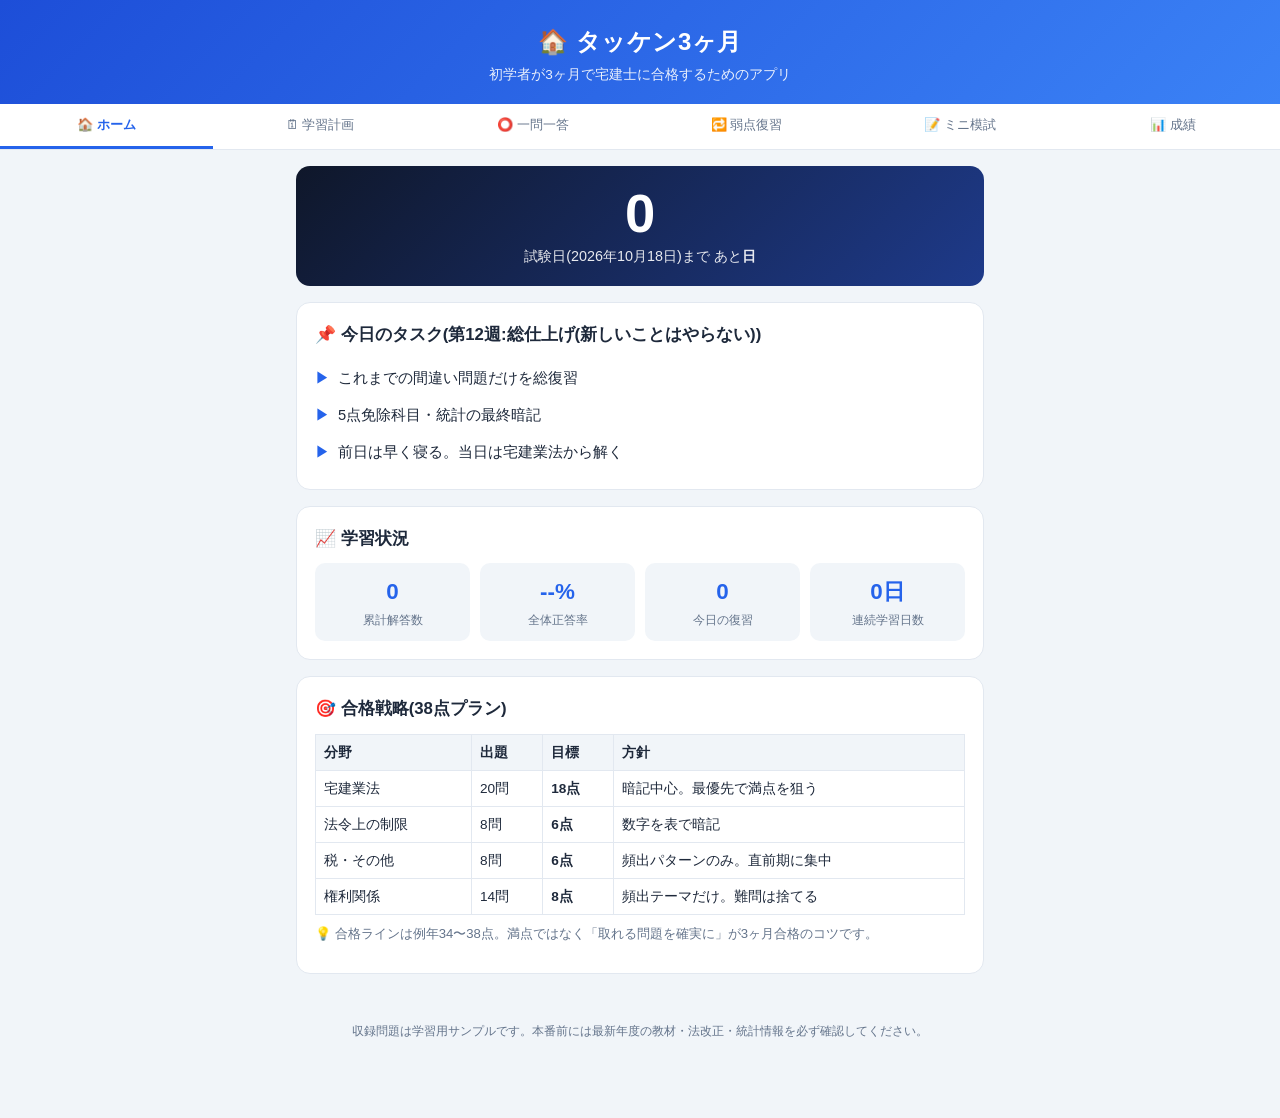
<file: index.html>
<!DOCTYPE html>
<html lang="ja">
<head>
<meta charset="UTF-8">
<meta name="viewport" content="width=device-width, initial-scale=1.0">
<title>タッケン3ヶ月 — 宅建士 合格アプリ</title>
<link rel="stylesheet" href="css/style.css">
</head>
<body>

<header class="app-header">
  <h1>🏠 タッケン3ヶ月</h1>
  <p class="tagline">初学者が3ヶ月で宅建士に合格するためのアプリ</p>
</header>

<nav class="tabs">
  <button class="tab active" data-view="home">🏠 ホーム</button>
  <button class="tab" data-view="plan">🗓 学習計画</button>
  <button class="tab" data-view="quiz">⭕ 一問一答</button>
  <button class="tab" data-view="review">🔁 弱点復習</button>
  <button class="tab" data-view="mock">📝 ミニ模試</button>
  <button class="tab" data-view="stats">📊 成績</button>
</nav>

<main id="main">
  <!-- ========== ホーム ========== -->
  <section id="view-home" class="view active">
    <div class="card countdown-card">
      <div class="countdown-num" id="countdown-days">--</div>
      <div class="countdown-label">試験日(<span id="exam-date-label"></span>)まで あと<b>日</b></div>
    </div>

    <div class="card">
      <h2>📌 今日のタスク(<span id="today-week"></span>)</h2>
      <div id="today-tasks"></div>
    </div>

    <div class="card">
      <h2>📈 学習状況</h2>
      <div class="summary-grid">
        <div class="summary-item"><div class="summary-num" id="sum-answered">0</div><div class="summary-label">累計解答数</div></div>
        <div class="summary-item"><div class="summary-num" id="sum-accuracy">--%</div><div class="summary-label">全体正答率</div></div>
        <div class="summary-item"><div class="summary-num" id="sum-due">0</div><div class="summary-label">今日の復習</div></div>
        <div class="summary-item"><div class="summary-num" id="sum-streak">0</div><div class="summary-label">連続学習日数</div></div>
      </div>
    </div>

    <div class="card strategy-card">
      <h2>🎯 合格戦略(38点プラン)</h2>
      <table class="strategy-table">
        <tr><th>分野</th><th>出題</th><th>目標</th><th>方針</th></tr>
        <tr><td>宅建業法</td><td>20問</td><td><b>18点</b></td><td>暗記中心。最優先で満点を狙う</td></tr>
        <tr><td>法令上の制限</td><td>8問</td><td><b>6点</b></td><td>数字を表で暗記</td></tr>
        <tr><td>税・その他</td><td>8問</td><td><b>6点</b></td><td>頻出パターンのみ。直前期に集中</td></tr>
        <tr><td>権利関係</td><td>14問</td><td><b>8点</b></td><td>頻出テーマだけ。難問は捨てる</td></tr>
      </table>
      <p class="note">💡 合格ラインは例年34〜38点。満点ではなく「取れる問題を確実に」が3ヶ月合格のコツです。</p>
    </div>
  </section>

  <!-- ========== 学習計画 ========== -->
  <section id="view-plan" class="view">
    <div class="card">
      <h2>🗓 12週間ロードマップ</h2>
      <p class="note">チェックすると保存されます。1日3〜4時間(平日2h+週末5h)が目安です。</p>
      <div id="plan-list"></div>
    </div>
  </section>

  <!-- ========== 一問一答 ========== -->
  <section id="view-quiz" class="view">
    <div class="card" id="quiz-setup">
      <h2>⭕ 一問一答(○×)</h2>
      <p class="note">分野を選んでスタート。間違えた問題は自動で「弱点復習」に登録されます。</p>
      <div class="cat-buttons" id="quiz-cat-buttons"></div>
    </div>
    <div class="card hidden" id="quiz-panel"></div>
  </section>

  <!-- ========== 弱点復習 ========== -->
  <section id="view-review" class="view">
    <div class="card">
      <h2>🔁 弱点復習(間隔反復)</h2>
      <p class="note">間違えた問題が「1日後 → 3日後 → 7日後」に再出題されます。3回連続で正解すると卒業です。</p>
      <div id="review-panel"></div>
    </div>
  </section>

  <!-- ========== ミニ模試 ========== -->
  <section id="view-mock" class="view">
    <div class="card" id="mock-setup">
      <h2>📝 ミニ模試(四肢択一)</h2>
      <p class="note">本試験と同じ四肢択一形式です。8問 × 制限時間20分(本番と同じ1問あたり約2.4分ペース)。</p>
      <button class="btn primary" id="mock-start">模試をはじめる</button>
      <div id="mock-history"></div>
    </div>
    <div class="card hidden" id="mock-panel"></div>
  </section>

  <!-- ========== 成績 ========== -->
  <section id="view-stats" class="view">
    <div class="card">
      <h2>📊 分野別正答率</h2>
      <div id="stats-bars"></div>
    </div>
    <div class="card">
      <h2>🗂 データ管理</h2>
      <p class="note">学習記録はこの端末のブラウザ内(localStorage)にのみ保存されています。</p>
      <button class="btn danger" id="reset-data">学習記録をリセット</button>
    </div>
  </section>
</main>

<footer class="app-footer">
  収録問題は学習用サンプルです。本番前には最新年度の教材・法改正・統計情報を必ず確認してください。
</footer>

<script src="js/questions.js"></script>
<script src="js/app.js"></script>
</body>
</html>
</file>
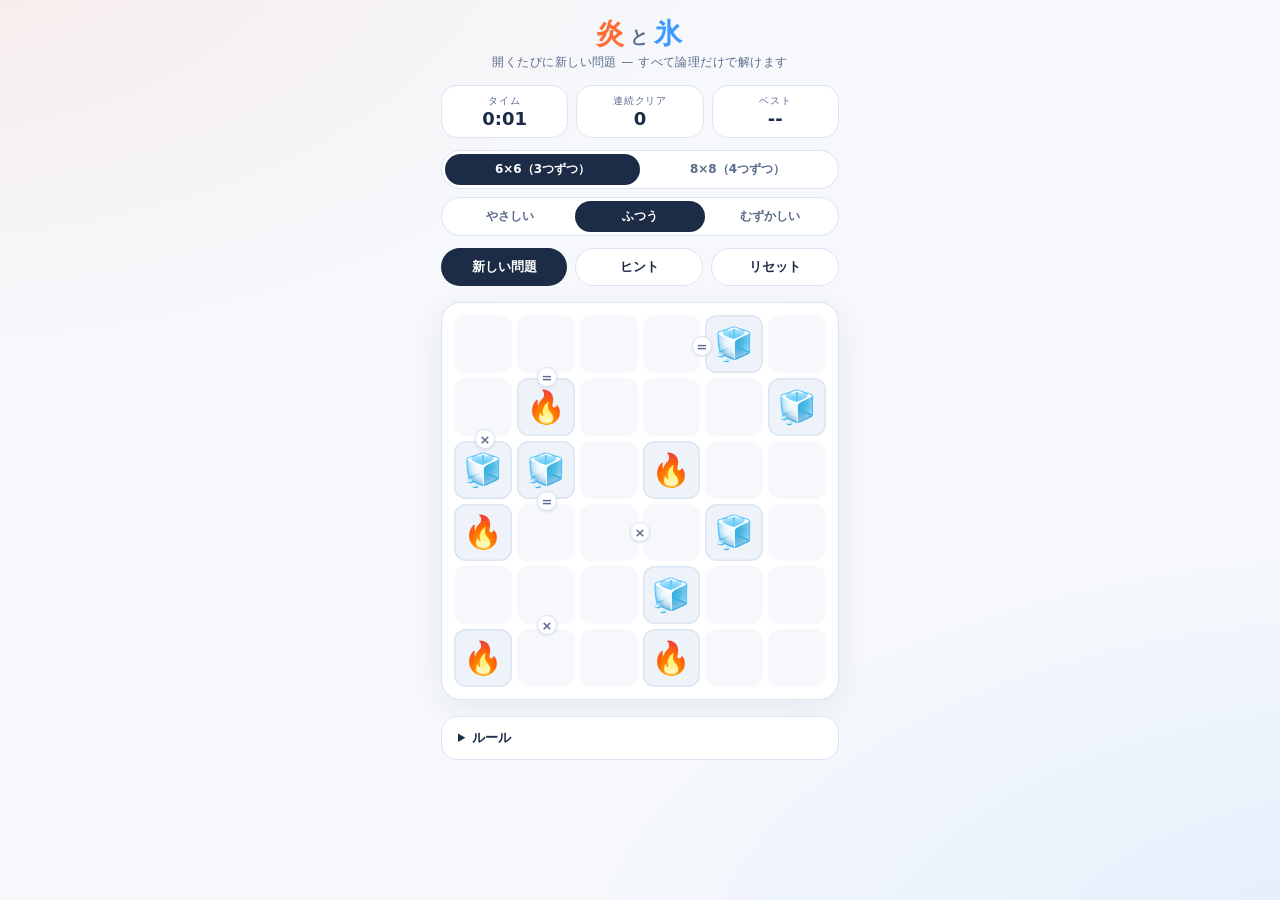
<file: fire-ice/index.html>
<!DOCTYPE html>
<html lang="ja">
<head>
<meta charset="UTF-8">
<meta name="viewport" content="width=device-width, initial-scale=1.0, user-scalable=no">
<title>炎と氷 — ロジックパズル</title>
<style>
:root{
  --ink:#1c2b46;
  --ink-soft:#5a6b8c;
  --paper:#f6f8fc;
  --card:#ffffff;
  --fire:#ff6b35;
  --fire-soft:#ffe9df;
  --ice:#3d9bff;
  --ice-soft:#e3f1ff;
  --line:#dce5f2;
  --given:#eef3fa;
  --error:#e5484d;
  --ok:#2fa46a;
  --radius:16px;
}
*{margin:0;padding:0;box-sizing:border-box;-webkit-tap-highlight-color:transparent}
html,body{height:100%}
body{
  font-family:'Hiragino Maru Gothic ProN','Zen Maru Gothic','Hiragino Kaku Gothic ProN','Yu Gothic',system-ui,sans-serif;
  color:var(--ink);
  background:
    radial-gradient(120% 90% at -10% -10%, rgba(255,107,53,.10), transparent 55%),
    radial-gradient(120% 90% at 110% 110%, rgba(61,155,255,.12), transparent 55%),
    var(--paper);
  min-height:100%;
  display:flex;
  justify-content:center;
}
.app{width:100%;max-width:430px;padding:20px 16px 40px}

header{text-align:center;margin-bottom:14px}
h1{
  font-size:28px;font-weight:800;letter-spacing:.06em;line-height:1;
  display:inline-flex;align-items:baseline;gap:2px;
}
h1 .fire{color:var(--fire)}
h1 .ice{color:var(--ice)}
h1 .to{font-size:18px;color:var(--ink-soft);margin:0 2px}
.tagline{font-size:12px;color:var(--ink-soft);margin-top:6px;letter-spacing:.04em}

.stats{display:flex;gap:8px;margin-bottom:12px}
.stat{
  flex:1;background:var(--card);border:1px solid var(--line);border-radius:var(--radius);
  padding:8px 6px;text-align:center;
}
.stat .label{font-size:10px;color:var(--ink-soft);letter-spacing:.08em}
.stat .value{font-size:18px;font-weight:800;font-variant-numeric:tabular-nums}

.controls{display:flex;flex-direction:column;gap:8px;margin-bottom:12px}
.seg{display:flex;background:var(--card);border:1px solid var(--line);border-radius:999px;padding:3px}
.seg button{
  flex:1;border:0;background:transparent;border-radius:999px;
  font:inherit;font-size:12px;font-weight:700;color:var(--ink-soft);
  padding:7px 0;cursor:pointer;transition:background .15s,color .15s;
}
.seg button.active{background:var(--ink);color:#fff}
.btn{
  border:0;border-radius:999px;font:inherit;font-weight:700;cursor:pointer;
  padding:9px 16px;font-size:13px;transition:transform .1s,filter .15s;
}
.btn:active{transform:scale(.96)}
.btn-new{background:var(--ink);color:#fff}
.btn-hint{background:var(--card);border:1px solid var(--line);color:var(--ink)}
.btn-row{display:flex;gap:8px;margin-bottom:16px}
.btn-row .btn{flex:1}

.board-wrap{
  background:var(--card);border:1px solid var(--line);border-radius:20px;
  padding:12px;box-shadow:0 8px 30px rgba(28,43,70,.07);
}
.board{
  display:grid;gap:5px;position:relative;
}
.board.n8{gap:4px}
.cell{
  aspect-ratio:1;border-radius:12px;border:0;cursor:pointer;
  background:var(--paper);
  font-size:clamp(22px,7.5vw,32px);line-height:1;
  display:flex;align-items:center;justify-content:center;
  transition:background .12s, box-shadow .12s, transform .08s;
  user-select:none;
}
.board.n8 .cell{font-size:clamp(16px,5.4vw,24px);border-radius:9px}
.cell:active{transform:scale(.93)}
.cell:focus-visible{outline:3px solid var(--ice);outline-offset:2px}
.cell.given{background:var(--given);cursor:default;box-shadow:inset 0 0 0 1.5px var(--line)}
.cell.given:active{transform:none}
.cell.v0{background:var(--ice-soft)}
.cell.v1{background:var(--fire-soft)}
.cell.err{box-shadow:inset 0 0 0 2.5px var(--error)}
.cell.pulse{animation:pulse .5s ease 2}
@keyframes pulse{50%{box-shadow:inset 0 0 0 3px var(--ok);transform:scale(1.06)}}

.cons{
  position:absolute;width:20px;height:20px;border-radius:50%;
  background:#fff;border:1.5px solid var(--line);
  color:var(--ink-soft);font-size:13px;font-weight:800;line-height:1;
  display:flex;align-items:center;justify-content:center;
  transform:translate(-50%,-50%);
  pointer-events:none;z-index:2;
  box-shadow:0 1px 3px rgba(28,43,70,.12);
}
.board.n8 .cons{width:17px;height:17px;font-size:11px}
.cons.err{border-color:var(--error);color:var(--error)}

details{
  margin-top:16px;background:var(--card);border:1px solid var(--line);
  border-radius:var(--radius);padding:12px 16px;font-size:13px;color:var(--ink-soft);
}
summary{cursor:pointer;font-weight:700;color:var(--ink);font-size:13px}
details p{margin-top:8px;line-height:1.8}

.overlay{
  position:fixed;inset:0;background:rgba(28,43,70,.45);
  display:flex;align-items:center;justify-content:center;z-index:10;
  opacity:0;pointer-events:none;transition:opacity .25s;
}
.overlay.show{opacity:1;pointer-events:auto}
.win-card{
  background:var(--card);border-radius:24px;padding:32px 28px;text-align:center;
  width:min(320px,86vw);transform:translateY(12px);transition:transform .25s;
}
.overlay.show .win-card{transform:translateY(0)}
.win-emoji{font-size:44px;margin-bottom:8px}
.win-title{font-size:20px;font-weight:800;margin-bottom:4px}
.win-time{font-size:34px;font-weight:800;font-variant-numeric:tabular-nums;margin:8px 0 2px}
.win-sub{font-size:12px;color:var(--ink-soft);margin-bottom:18px}
.win-card .btn{width:100%}

@media (prefers-reduced-motion: reduce){
  *{animation:none!important;transition:none!important}
}
</style>
</head>
<body>
<div class="app">
  <header>
    <h1><span class="fire">炎</span><span class="to">と</span><span class="ice">氷</span></h1>
    <div class="tagline">開くたびに新しい問題 — すべて論理だけで解けます</div>
  </header>

  <div class="stats">
    <div class="stat"><div class="label">タイム</div><div class="value" id="timer">0:00</div></div>
    <div class="stat"><div class="label">連続クリア</div><div class="value" id="streak">0</div></div>
    <div class="stat"><div class="label">ベスト</div><div class="value" id="best">--</div></div>
  </div>

  <div class="controls">
    <div class="seg" id="sizeSeg" role="group" aria-label="盤面サイズ">
      <button data-n="6" class="active">6×6（3つずつ）</button>
      <button data-n="8">8×8（4つずつ）</button>
    </div>
    <div class="seg" id="diffSeg" role="group" aria-label="難易度">
      <button data-d="easy">やさしい</button>
      <button data-d="normal" class="active">ふつう</button>
      <button data-d="hard">むずかしい</button>
    </div>
  </div>

  <div class="btn-row">
    <button class="btn btn-new" id="btnNew">新しい問題</button>
    <button class="btn btn-hint" id="btnHint">ヒント</button>
    <button class="btn btn-hint" id="btnClear">リセット</button>
  </div>

  <div class="board-wrap">
    <div class="board" id="board" role="grid" aria-label="パズル盤面"></div>
  </div>

  <details>
    <summary>ルール</summary>
    <p>・マスをタップすると 空 → 🔥 → 🧊 → 空 と切り替わります<br>
    ・各行・各列に 🔥 と 🧊 を <b>同じ数ずつ</b> 入れます（6×6なら3つ、8×8なら4つ）<br>
    ・同じマークを縦・横に <b>3つ以上連続</b> させてはいけません<br>
    ・<b>同じ並びの行</b> や <b>同じ並びの列</b> を作ってはいけません<br>
    ・<b>＝</b> でつながれた隣り合うマスは <b>同じマーク</b>、<b>×</b> は <b>違うマーク</b> になります<br>
    ・薄いグレーのマスは最初から固定されたヒントです<br>
    ・どの問題も推測なしの論理だけで解けることが生成時に検証済みです</p>
  </details>
</div>

<div class="overlay" id="overlay">
  <div class="win-card">
    <div class="win-emoji">🔥🎉🧊</div>
    <div class="win-title">クリア！</div>
    <div class="win-time" id="winTime">0:00</div>
    <div class="win-sub" id="winSub"></div>
    <button class="btn btn-new" id="btnNext">次の問題へ</button>
  </div>
</div>

<script>
'use strict';
// board size is configurable: N x N with N/2 of each symbol per line
let N = 6, HALF = 3;
// values: 1 = fire, 0 = ice, null = empty
const SYM = {1:'🔥', 0:'🧊'};

/* ================= puzzle engine ================= */

const shuffle = a => { for(let i=a.length-1;i>0;i--){const j=Math.random()*(i+1)|0;[a[i],a[j]]=[a[j],a[i]];} return a; };

let constraints=[], consMap=[];
function setConstraints(list){
  constraints = list;
  consMap = Array.from({length:N*N},()=>[]);
  for(const cn of list){
    consMap[cn.a].push({other:cn.b,type:cn.type});
    consMap[cn.b].push({other:cn.a,type:cn.type});
  }
}

function placementValid(g, r, c, v){
  const i = r*N+c;
  g[i] = v;
  const ok = lineValid(g,r,true) && lineValid(g,c,false) && consValid(g,i) && uniqueValid(g,r,c);
  g[i] = null;
  return ok;
}
function lineValid(g, idx, isRow){
  let c0=0, c1=0, run=1, prev=null;
  for(let k=0;k<N;k++){
    const v = isRow ? g[idx*N+k] : g[k*N+idx];
    if(v===1) c1++; else if(v===0) c0++;
    if(v!==null && v===prev){ run++; if(run>=3) return false; }
    else run=1;
    prev = v===null ? Symbol() : v;
  }
  return c0<=HALF && c1<=HALF;
}
function consValid(g, i){
  for(const {other,type} of consMap[i]){
    const ov = g[other];
    if(ov===null) continue;
    if(type==='eq' && ov!==g[i]) return false;
    if(type==='ne' && ov===g[i]) return false;
  }
  return true;
}
function lineComplete(g, idx, isRow){
  for(let k=0;k<N;k++) if((isRow?g[idx*N+k]:g[k*N+idx])===null) return false;
  return true;
}
function linesEqual(g, a, b, isRow){
  for(let k=0;k<N;k++){
    if((isRow?g[a*N+k]:g[k*N+a]) !== (isRow?g[b*N+k]:g[k*N+b])) return false;
  }
  return true;
}
function uniqueValid(g, r, c){
  if(lineComplete(g,r,true)){
    for(let r2=0;r2<N;r2++)
      if(r2!==r && lineComplete(g,r2,true) && linesEqual(g,r,r2,true)) return false;
  }
  if(lineComplete(g,c,false)){
    for(let c2=0;c2<N;c2++)
      if(c2!==c && lineComplete(g,c2,false) && linesEqual(g,c,c2,false)) return false;
  }
  return true;
}

function generateSolution(){
  setConstraints([]);
  const g = new Array(N*N).fill(null);
  function fill(i){
    if(i===N*N) return true;
    const r=i/N|0, c=i%N;
    for(const v of shuffle([0,1])){
      if(placementValid(g,r,c,v)){
        g[r*N+c]=v;
        if(fill(i+1)) return true;
        g[r*N+c]=null;
      }
    }
    return false;
  }
  fill(0);
  return g;
}

// Pure-deduction solver: fill a cell only when exactly one value is consistent.
function logicSolve(puzzle){
  const g = puzzle.slice();
  let progress = true;
  while(progress){
    progress = false;
    for(let i=0;i<N*N;i++){
      if(g[i]!==null) continue;
      const r=i/N|0, c=i%N;
      const can0 = placementValid(g,r,c,0);
      const can1 = placementValid(g,r,c,1);
      if(!can0 && !can1) return null;
      if(can0 !== can1){ g[i] = can1 ? 1 : 0; progress = true; }
    }
  }
  return g.every(v=>v!==null) ? g : null;
}

function allEdges(){
  const e=[];
  for(let r=0;r<N;r++)for(let c=0;c<N;c++){
    if(c<N-1) e.push({a:r*N+c, b:r*N+c+1, horiz:true});
    if(r<N-1) e.push({a:r*N+c, b:(r+1)*N+c, horiz:false});
  }
  return e;
}

function makePuzzle(minClues, numCons){
  const solution = generateSolution();
  const edges = shuffle(allEdges()).slice(0, numCons);
  const consList = edges.map(e=>({
    a:e.a, b:e.b, horiz:e.horiz,
    type: solution[e.a]===solution[e.b] ? 'eq' : 'ne'
  }));
  setConstraints(consList);

  const puzzle = solution.slice();
  let clues = N*N;
  for(const i of shuffle([...Array(N*N).keys()])){
    if(clues <= minClues) break;
    const backup = puzzle[i];
    puzzle[i] = null;
    if(logicSolve(puzzle)) clues--;
    else puzzle[i] = backup;
  }
  return {puzzle, solution, consList};
}

// per-size difficulty settings: min remaining clues + number of =/× marks
const DIFF = {
  6:{ easy:{min:18,cons:5},  normal:{min:11,cons:6},  hard:{min:0,cons:7}  },
  8:{ easy:{min:32,cons:8},  normal:{min:20,cons:10}, hard:{min:0,cons:12} }
};
const DIFF_LABEL={easy:'やさしい',normal:'ふつう',hard:'むずかしい'};

/* ================= game state / UI ================= */

let difficulty='normal', puzzle=[], solution=[], user=[], given=[];
let startTime=0, timerId=null, finished=false;

// persistence — localStorage may be unavailable (private mode etc.)
const store={
  get(k){ try{ return localStorage.getItem('fireice-'+k); }catch(e){ return null; } },
  set(k,v){ try{ localStorage.setItem('fireice-'+k,v); }catch(e){} }
};
let streak=+store.get('streak')||0;

const $=id=>document.getElementById(id);
const boardEl=$('board');
let consEls=[];

function fmt(ms){
  const s=Math.floor(ms/1000);
  return (s/60|0)+':'+String(s%60).padStart(2,'0');
}
const bestKey=()=>N+'-'+difficulty;
const getBest=()=>{ const v=store.get('best-'+bestKey()); return v==null?null:+v; };

function newGame(){
  const d=DIFF[N][difficulty];
  const {puzzle:p, solution:s, consList} = makePuzzle(d.min, d.cons);
  puzzle=p; solution=s; user=p.slice(); given=p.map(v=>v!==null);
  setConstraints(consList);
  finished=false;
  $('overlay').classList.remove('show');
  $('best').textContent = getBest()!=null ? fmt(getBest()) : '--';
  buildBoard();
  startTime=Date.now();
  clearInterval(timerId);
  timerId=setInterval(()=>{ if(!finished) $('timer').textContent=fmt(Date.now()-startTime); },250);
  $('timer').textContent='0:00';
}

function buildBoard(){
  boardEl.innerHTML='';
  boardEl.style.gridTemplateColumns=`repeat(${N},1fr)`;
  boardEl.classList.toggle('n8', N===8);
  for(let i=0;i<N*N;i++){
    const b=document.createElement('button');
    b.className='cell';
    b.dataset.i=i;
    b.setAttribute('role','gridcell');
    if(given[i]) b.classList.add('given');
    b.addEventListener('click',()=>tap(i));
    boardEl.appendChild(b);
  }
  consEls=[];
  for(const cn of constraints){
    const m=document.createElement('div');
    m.className='cons';
    m.textContent = cn.type==='eq' ? '=' : '×';
    const ar=cn.a/N|0, ac=cn.a%N;
    if(cn.horiz){
      m.style.left = ((ac+1)/N*100)+'%';
      m.style.top  = ((ar+0.5)/N*100)+'%';
    }else{
      m.style.left = ((ac+0.5)/N*100)+'%';
      m.style.top  = ((ar+1)/N*100)+'%';
    }
    m.setAttribute('aria-hidden','true');
    boardEl.appendChild(m);
    consEls.push(m);
  }
  paint();
}

function tap(i){
  if(finished||given[i]) return;
  user[i] = user[i]===null ? 1 : user[i]===1 ? 0 : null;
  paint();
  checkWin();
}

function paint(){
  const {cells:errCells, cons:errCons}=violations();
  const btns=boardEl.querySelectorAll('.cell');
  btns.forEach((b,i)=>{
    const v=user[i];
    b.textContent = v===null ? '' : SYM[v];
    b.classList.toggle('v1',v===1&&!given[i]);
    b.classList.toggle('v0',v===0&&!given[i]);
    b.classList.toggle('err',errCells.has(i));
    b.setAttribute('aria-label',`${(i/N|0)+1}行${i%N+1}列 ${v===null?'空':v===1?'炎':'氷'}`);
  });
  consEls.forEach((m,k)=>m.classList.toggle('err',errCons.has(k)));
}

function violations(){
  const cells=new Set(), cons=new Set();
  for(let line=0;line<N;line++){
    for(const isRow of [true,false]){
      const idx=k=>isRow?line*N+k:k*N+line;
      for(let k=0;k<N-2;k++){
        const a=user[idx(k)],b=user[idx(k+1)],c=user[idx(k+2)];
        if(a!==null&&a===b&&b===c){cells.add(idx(k));cells.add(idx(k+1));cells.add(idx(k+2));}
      }
      for(const v of [0,1]){
        let n=0; for(let k=0;k<N;k++) if(user[idx(k)]===v) n++;
        if(n>HALF) for(let k=0;k<N;k++) if(user[idx(k)]===v) cells.add(idx(k));
      }
    }
  }
  for(const isRow of [true,false]){
    for(let a=0;a<N;a++)for(let b=a+1;b<N;b++){
      if(lineComplete(user,a,isRow)&&lineComplete(user,b,isRow)&&linesEqual(user,a,b,isRow)){
        for(let k=0;k<N;k++){
          cells.add(isRow?a*N+k:k*N+a);
          cells.add(isRow?b*N+k:k*N+b);
        }
      }
    }
  }
  constraints.forEach((cn,k)=>{
    const va=user[cn.a], vb=user[cn.b];
    if(va===null||vb===null) return;
    if((cn.type==='eq'&&va!==vb)||(cn.type==='ne'&&va===vb)){
      cells.add(cn.a); cells.add(cn.b); cons.add(k);
    }
  });
  return {cells, cons};
}

function checkWin(){
  if(user.some(v=>v===null)) return;
  if(user.some((v,i)=>v!==solution[i])) return;
  finished=true;
  clearInterval(timerId);
  const ms=Date.now()-startTime;
  streak++;
  $('streak').textContent=streak;
  store.set('streak',streak);
  const b=getBest();
  if(b==null||ms<b) store.set('best-'+bestKey(),ms);
  $('best').textContent=fmt(getBest());
  $('winTime').textContent=fmt(ms);
  $('winSub').textContent=`${N}×${N} ／ ${DIFF_LABEL[difficulty]} ／ 連続クリア ${streak}`;
  setTimeout(()=>$('overlay').classList.add('show'),300);
}

function hint(){
  if(finished) return;
  for(let i=0;i<N*N;i++){
    if(!given[i]&&user[i]!==null&&user[i]!==solution[i]){
      user[i]=null; paint(); flash(i); return;
    }
  }
  const g=user.slice();
  for(let i=0;i<N*N;i++){
    if(g[i]!==null) continue;
    const r=i/N|0,c=i%N;
    const can0=placementValid(g,r,c,0), can1=placementValid(g,r,c,1);
    if(can0!==can1){
      user[i]=can1?1:0; paint(); flash(i); checkWin(); return;
    }
  }
}
function flash(i){
  const b=boardEl.querySelectorAll('.cell')[i];
  b.classList.add('pulse');
  setTimeout(()=>b.classList.remove('pulse'),1100);
}

/* ---- wiring ---- */
$('btnNew').addEventListener('click',()=>{streakGuard();newGame();});
$('btnNext').addEventListener('click',newGame);
$('btnHint').addEventListener('click',hint);
$('btnClear').addEventListener('click',()=>{
  if(finished) return;
  user=puzzle.slice(); paint();
});
function streakGuard(){ if(!finished){streak=0;$('streak').textContent=0;store.set('streak',0);} }

document.querySelectorAll('#diffSeg button').forEach(b=>{
  b.addEventListener('click',()=>{
    document.querySelectorAll('#diffSeg button').forEach(x=>x.classList.remove('active'));
    b.classList.add('active');
    difficulty=b.dataset.d;
    streakGuard();
    newGame();
  });
});
document.querySelectorAll('#sizeSeg button').forEach(b=>{
  b.addEventListener('click',()=>{
    document.querySelectorAll('#sizeSeg button').forEach(x=>x.classList.remove('active'));
    b.classList.add('active');
    N=+b.dataset.n; HALF=N/2;
    streakGuard();
    newGame();
  });
});

$('streak').textContent=streak;
newGame();
</script>
</body>
</html>
</file>
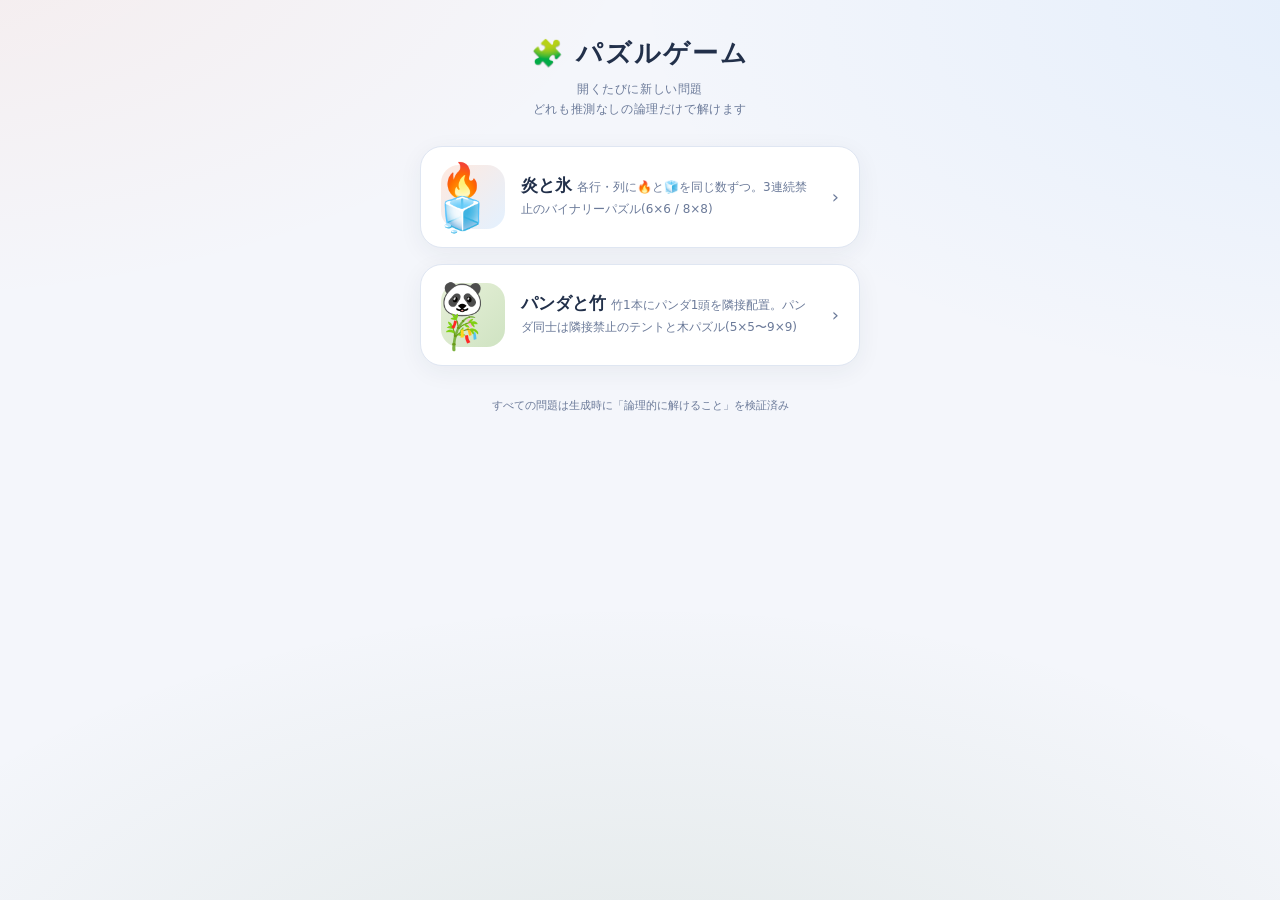
<file: games.html>
<!DOCTYPE html>
<html lang="ja">
<head>
<meta charset="UTF-8">
<meta name="viewport" content="width=device-width, initial-scale=1.0">
<title>パズルゲーム</title>
<style>
:root{
  --ink:#22304a;
  --ink-soft:#6b7a99;
  --paper:#f4f6fb;
  --card:#ffffff;
  --line:#dfe6f2;
  --radius:22px;
}
*{margin:0;padding:0;box-sizing:border-box;-webkit-tap-highlight-color:transparent}
html,body{height:100%}
body{
  font-family:'Hiragino Maru Gothic ProN','Zen Maru Gothic','Hiragino Kaku Gothic ProN','Yu Gothic',system-ui,sans-serif;
  color:var(--ink);
  background:
    radial-gradient(110% 80% at -10% -10%, rgba(255,107,53,.08), transparent 55%),
    radial-gradient(110% 80% at 110% 0%, rgba(61,155,255,.09), transparent 55%),
    radial-gradient(110% 80% at 50% 115%, rgba(62,107,58,.10), transparent 60%),
    var(--paper);
  min-height:100%;
  display:flex;
  justify-content:center;
}
.app{width:100%;max-width:480px;padding:36px 20px 48px}

header{text-align:center;margin-bottom:26px}
h1{font-size:26px;font-weight:800;letter-spacing:.08em}
.tagline{font-size:12px;color:var(--ink-soft);margin-top:8px;letter-spacing:.05em;line-height:1.7}

.games{display:flex;flex-direction:column;gap:16px}
a.game{
  display:flex;align-items:center;gap:16px;text-decoration:none;color:inherit;
  background:var(--card);border:1px solid var(--line);border-radius:var(--radius);
  padding:18px 20px;
  box-shadow:0 6px 24px rgba(34,48,74,.06);
  transition:transform .12s, box-shadow .12s;
}
a.game:hover{transform:translateY(-2px);box-shadow:0 10px 30px rgba(34,48,74,.10)}
a.game:active{transform:scale(.98)}
.emoji{
  font-size:34px;line-height:1;flex-shrink:0;
  width:64px;height:64px;border-radius:18px;
  display:flex;align-items:center;justify-content:center;
}
.game.fire-ice .emoji{background:linear-gradient(135deg,#ffe9df 0%,#e3f1ff 100%)}
.game.panda .emoji{background:linear-gradient(135deg,#e7f0d8 0%,#cfe3c2 100%)}
.info{flex:1;min-width:0}
.name{font-size:17px;font-weight:800;margin-bottom:3px}
.desc{font-size:12px;color:var(--ink-soft);line-height:1.7}
.arrow{color:var(--ink-soft);font-size:18px;flex-shrink:0}

footer{margin-top:30px;text-align:center;font-size:11px;color:var(--ink-soft);line-height:1.8}
</style>
</head>
<body>
<div class="app">
  <header>
    <h1>🧩 パズルゲーム</h1>
    <div class="tagline">開くたびに新しい問題<br>どれも推測なしの論理だけで解けます</div>
  </header>

  <nav class="games" aria-label="ゲーム一覧">
    <a class="game fire-ice" href="fire-ice/">
      <span class="emoji">🔥🧊</span>
      <span class="info">
        <span class="name">炎と氷</span>
        <span class="desc">各行・列に🔥と🧊を同じ数ずつ。3連続禁止のバイナリーパズル(6×6 / 8×8)</span>
      </span>
      <span class="arrow">›</span>
    </a>
    <a class="game panda" href="panda/">
      <span class="emoji">🐼🎋</span>
      <span class="info">
        <span class="name">パンダと竹</span>
        <span class="desc">竹1本にパンダ1頭を隣接配置。パンダ同士は隣接禁止のテントと木パズル(5×5〜9×9)</span>
      </span>
      <span class="arrow">›</span>
    </a>
  </nav>

  <footer>すべての問題は生成時に「論理的に解けること」を検証済み</footer>
</div>
</body>
</html>
</file>
<file: css/style.css>
/* ============ タッケン3ヶ月 スタイル ============ */
* { margin: 0; padding: 0; box-sizing: border-box; }

:root {
  --bg: #f1f5f9;
  --card: #ffffff;
  --text: #1e293b;
  --sub: #64748b;
  --primary: #2563eb;
  --primary-dark: #1d4ed8;
  --green: #059669;
  --red: #dc2626;
  --amber: #d97706;
  --border: #e2e8f0;
  --radius: 14px;
}

body {
  font-family: "Hiragino Kaku Gothic ProN", "Hiragino Sans", "Yu Gothic", Meiryo, sans-serif;
  background: var(--bg);
  color: var(--text);
  line-height: 1.7;
  padding-bottom: 60px;
}

.app-header {
  background: linear-gradient(135deg, #1d4ed8, #3b82f6);
  color: #fff;
  padding: 22px 16px 18px;
  text-align: center;
}
.app-header h1 { font-size: 1.5rem; letter-spacing: 0.02em; }
.tagline { font-size: 0.85rem; opacity: 0.9; }

/* タブ */
.tabs {
  display: flex;
  overflow-x: auto;
  background: var(--card);
  border-bottom: 1px solid var(--border);
  position: sticky;
  top: 0;
  z-index: 10;
}
.tab {
  flex: 1;
  min-width: 92px;
  padding: 12px 6px;
  border: none;
  background: none;
  font-size: 0.82rem;
  color: var(--sub);
  cursor: pointer;
  border-bottom: 3px solid transparent;
  white-space: nowrap;
}
.tab.active { color: var(--primary); border-bottom-color: var(--primary); font-weight: 700; }

main { max-width: 720px; margin: 0 auto; padding: 16px; }

.view { display: none; }
.view.active { display: block; }

.card {
  background: var(--card);
  border: 1px solid var(--border);
  border-radius: var(--radius);
  padding: 18px;
  margin-bottom: 16px;
}
.card h2 { font-size: 1.05rem; margin-bottom: 10px; }
.note { font-size: 0.82rem; color: var(--sub); margin-bottom: 10px; }
.hidden { display: none !important; }

/* カウントダウン */
.countdown-card { text-align: center; background: linear-gradient(135deg, #0f172a, #1e3a8a); color: #fff; border: none; }
.countdown-num { font-size: 3.4rem; font-weight: 800; line-height: 1.1; }
.countdown-label { font-size: 0.9rem; opacity: 0.9; }

/* サマリー */
.summary-grid { display: grid; grid-template-columns: repeat(4, 1fr); gap: 10px; }
.summary-item { text-align: center; background: var(--bg); border-radius: 10px; padding: 10px 4px; }
.summary-num { font-size: 1.4rem; font-weight: 800; color: var(--primary); }
.summary-label { font-size: 0.72rem; color: var(--sub); }

/* 戦略表 */
.strategy-table { width: 100%; border-collapse: collapse; font-size: 0.85rem; margin-bottom: 8px; }
.strategy-table th, .strategy-table td { border: 1px solid var(--border); padding: 6px 8px; text-align: left; }
.strategy-table th { background: var(--bg); }

/* 今日のタスク */
.task-item { display: flex; gap: 8px; align-items: flex-start; padding: 6px 0; font-size: 0.92rem; }
.task-item .dot { color: var(--primary); }

/* 学習計画 */
.plan-week { border: 1px solid var(--border); border-radius: 10px; margin-bottom: 10px; overflow: hidden; }
.plan-week-header {
  display: flex; justify-content: space-between; align-items: center;
  padding: 10px 14px; background: var(--bg); cursor: pointer; font-weight: 700; font-size: 0.92rem;
}
.plan-week-header .phase { font-size: 0.72rem; font-weight: 400; color: var(--sub); }
.plan-week-header.current { background: #dbeafe; }
.plan-tasks { padding: 6px 14px; display: none; }
.plan-week.open .plan-tasks { display: block; }
.plan-task { display: flex; gap: 10px; align-items: flex-start; padding: 6px 0; font-size: 0.9rem; }
.plan-task input { margin-top: 5px; transform: scale(1.2); }
.plan-task.done label { text-decoration: line-through; color: var(--sub); }
.plan-progress { font-size: 0.78rem; color: var(--sub); font-weight: 400; }

/* クイズ */
.cat-buttons { display: grid; grid-template-columns: 1fr 1fr; gap: 10px; }
.cat-btn {
  padding: 16px 10px; border-radius: 10px; border: 2px solid var(--border);
  background: var(--card); font-size: 0.95rem; font-weight: 700; cursor: pointer; text-align: center;
}
.cat-btn small { display: block; font-weight: 400; color: var(--sub); font-size: 0.75rem; }
.cat-btn:hover { border-color: var(--primary); }

.quiz-progress { font-size: 0.8rem; color: var(--sub); margin-bottom: 8px; }
.quiz-q { font-size: 1.02rem; font-weight: 600; margin-bottom: 16px; min-height: 3em; }
.ox-buttons { display: grid; grid-template-columns: 1fr 1fr; gap: 12px; }
.btn {
  padding: 13px 16px; border-radius: 10px; border: none; font-size: 1rem;
  font-weight: 700; cursor: pointer; background: var(--bg); color: var(--text);
}
.btn.primary { background: var(--primary); color: #fff; }
.btn.primary:hover { background: var(--primary-dark); }
.btn.maru { background: #ecfdf5; color: var(--green); border: 2px solid var(--green); font-size: 1.5rem; }
.btn.batsu { background: #fef2f2; color: var(--red); border: 2px solid var(--red); font-size: 1.5rem; }
.btn.danger { background: #fef2f2; color: var(--red); border: 1px solid var(--red); font-size: 0.85rem; }
.btn:disabled { opacity: 0.5; cursor: default; }

.judge { font-size: 1.3rem; font-weight: 800; margin: 12px 0 6px; }
.judge.ok { color: var(--green); }
.judge.ng { color: var(--red); }
.explanation {
  background: #f8fafc; border-left: 4px solid var(--primary);
  padding: 10px 12px; font-size: 0.88rem; border-radius: 0 8px 8px 0; margin-bottom: 14px;
}
.result-summary { text-align: center; padding: 10px 0; }
.result-summary .big { font-size: 2.4rem; font-weight: 800; color: var(--primary); }

/* 四択 */
.choice-list { display: flex; flex-direction: column; gap: 10px; }
.choice-btn {
  text-align: left; padding: 12px 14px; border-radius: 10px;
  border: 2px solid var(--border); background: var(--card); font-size: 0.9rem; cursor: pointer;
}
.choice-btn:hover { border-color: var(--primary); }
.choice-btn.correct { border-color: var(--green); background: #ecfdf5; }
.choice-btn.wrong { border-color: var(--red); background: #fef2f2; }
.mock-timer { float: right; font-weight: 800; color: var(--red); font-size: 1.1rem; }

/* 成績バー */
.stat-row { margin-bottom: 14px; }
.stat-row .stat-head { display: flex; justify-content: space-between; font-size: 0.88rem; margin-bottom: 4px; }
.bar-bg { background: var(--bg); border-radius: 8px; height: 16px; overflow: hidden; }
.bar-fill { height: 100%; border-radius: 8px; transition: width 0.4s; }

.review-empty { text-align: center; color: var(--sub); padding: 24px 0; font-size: 0.9rem; }
.due-badge { display: inline-block; background: var(--red); color: #fff; border-radius: 999px; padding: 1px 9px; font-size: 0.75rem; margin-left: 6px; }

.app-footer {
  text-align: center; font-size: 0.72rem; color: var(--sub);
  padding: 16px; max-width: 720px; margin: 0 auto;
}

@media (max-width: 480px) {
  .summary-grid { grid-template-columns: repeat(2, 1fr); }
  .countdown-num { font-size: 2.6rem; }
}
</file>
